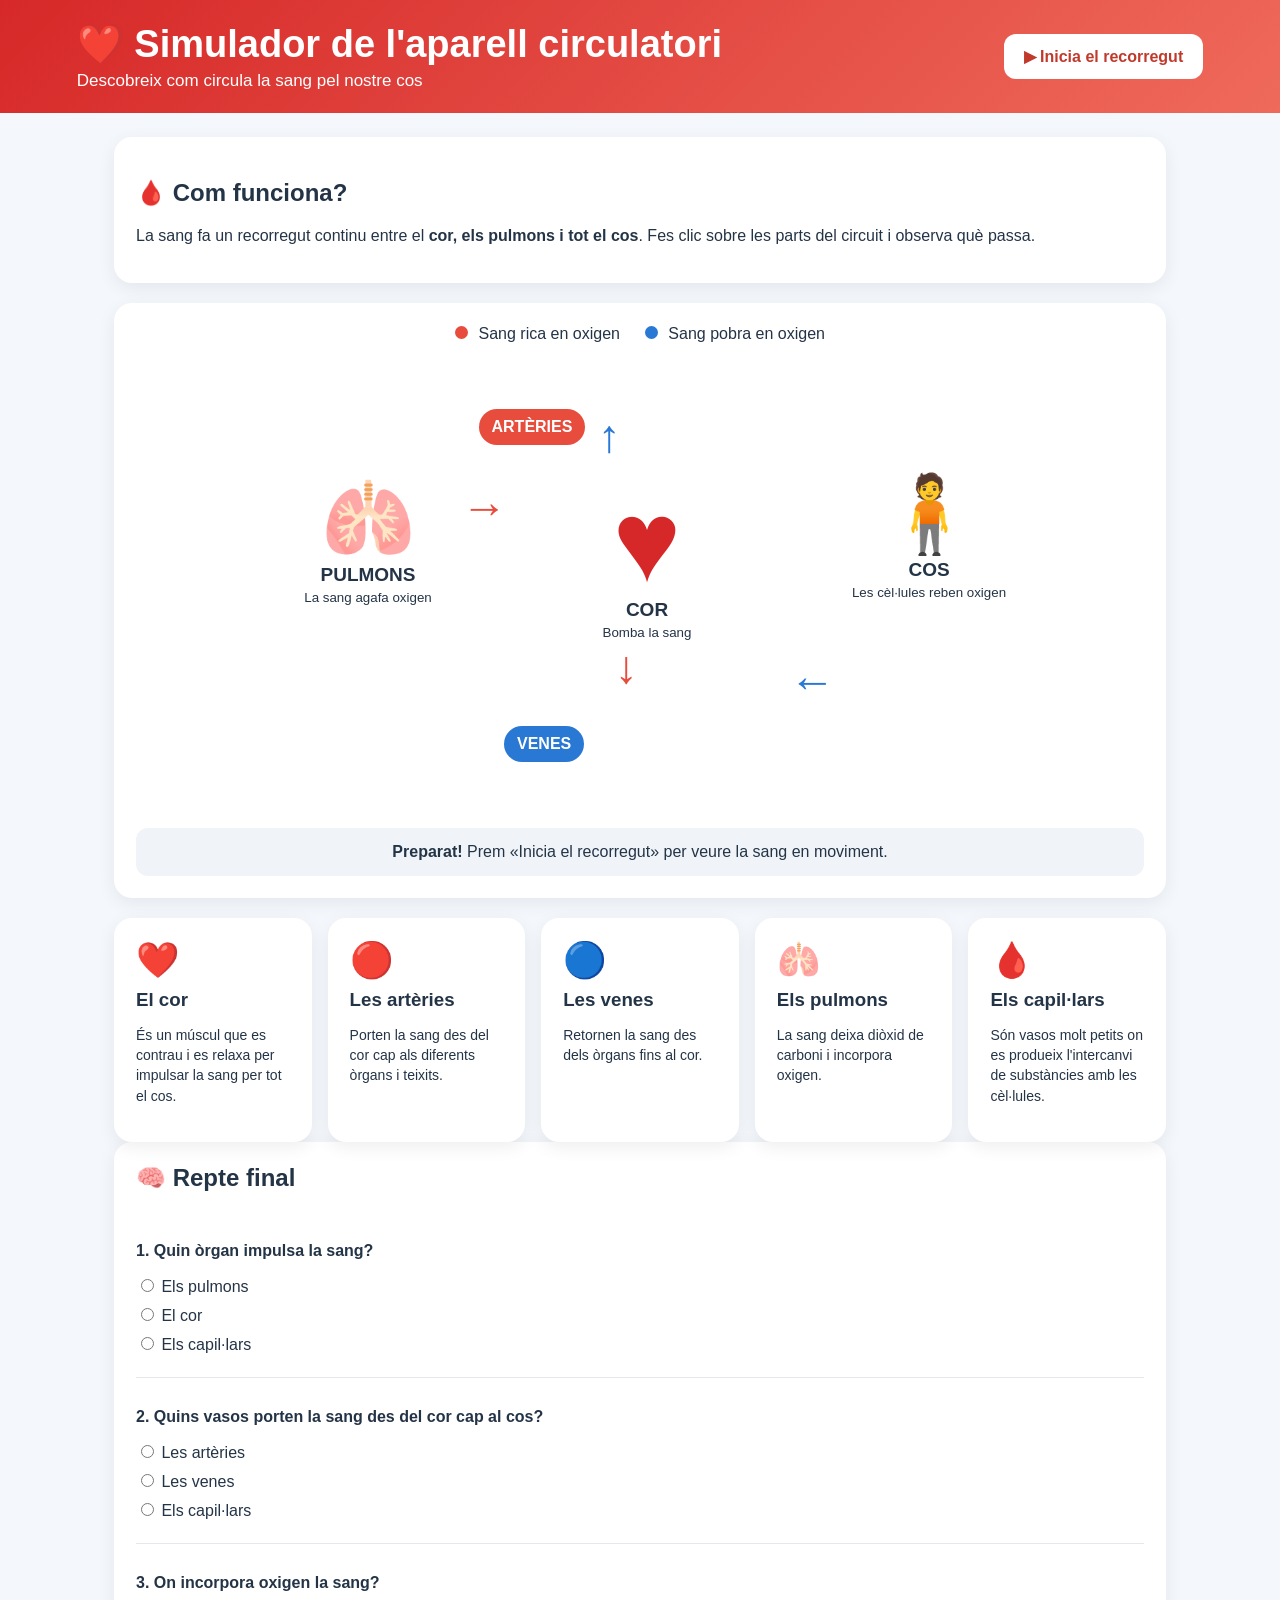
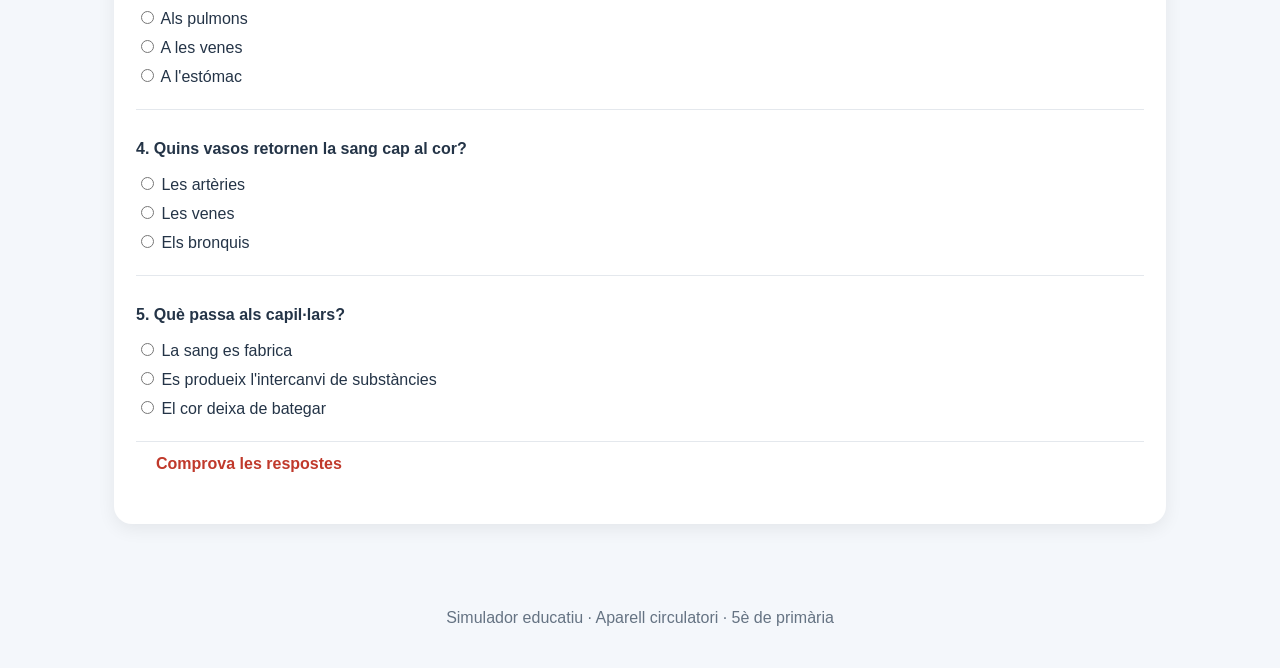
<file: index.html>
<!DOCTYPE html>
<html lang="ca">
<head>
  <meta charset="UTF-8">
  <meta name="viewport" content="width=device-width, initial-scale=1.0">
  <title>Simulador de l'aparell circulatori</title>
  <link rel="stylesheet" href="style.css">
</head>
<body>
<header>
  <div>
    <h1>❤️ Simulador de l'aparell circulatori</h1>
    <p>Descobreix com circula la sang pel nostre cos</p>
  </div>
  <button id="startBtn" class="primary">▶ Inicia el recorregut</button>
</header>

<main>
  <section class="intro card">
    <h2>🩸 Com funciona?</h2>
    <p>La sang fa un recorregut continu entre el <b>cor, els pulmons i tot el cos</b>.
       Fes clic sobre les parts del circuit i observa què passa.</p>
  </section>

  <section class="simulator card">
    <div class="legend">
      <span><i class="dot red"></i> Sang rica en oxigen</span>
      <span><i class="dot blue"></i> Sang pobra en oxigen</span>
    </div>

    <div class="circuit">
      <div class="organ lungs" data-info="pulmons">
        <div class="emoji">🫁</div>
        <strong>PULMONS</strong>
        <small>La sang agafa oxigen</small>
      </div>

      <div class="heart" id="heart" data-info="cor">
        <div class="heart-shape">♥</div>
        <strong>COR</strong>
        <small>Bomba la sang</small>
      </div>

      <div class="organ body" data-info="cos">
        <div class="emoji">🧍</div>
        <strong>COS</strong>
        <small>Les cèl·lules reben oxigen</small>
      </div>

      <div class="vessel artery" data-info="arteries">ARTÈRIES</div>
      <div class="vessel vein" data-info="veins">VENES</div>

      <div class="blood redBlood" id="bloodRed">●</div>
      <div class="blood blueBlood" id="bloodBlue">●</div>

      <div class="arrow a1">→</div>
      <div class="arrow a2">↓</div>
      <div class="arrow a3">←</div>
      <div class="arrow a4">↑</div>
    </div>

    <div class="status" id="status">
      <b>Preparat!</b> Prem «Inicia el recorregut» per veure la sang en moviment.
    </div>
  </section>

  <section class="info-grid">
    <article class="card info" data-info="cor">
      <span>❤️</span><h3>El cor</h3>
      <p>És un múscul que es contrau i es relaxa per impulsar la sang per tot el cos.</p>
    </article>
    <article class="card info" data-info="arteries">
      <span>🔴</span><h3>Les artèries</h3>
      <p>Porten la sang des del cor cap als diferents òrgans i teixits.</p>
    </article>
    <article class="card info" data-info="veins">
      <span>🔵</span><h3>Les venes</h3>
      <p>Retornen la sang des dels òrgans fins al cor.</p>
    </article>
    <article class="card info" data-info="pulmons">
      <span>🫁</span><h3>Els pulmons</h3>
      <p>La sang deixa diòxid de carboni i incorpora oxigen.</p>
    </article>
    <article class="card info" data-info="capillaries">
      <span>🩸</span><h3>Els capil·lars</h3>
      <p>Són vasos molt petits on es produeix l'intercanvi de substàncies amb les cèl·lules.</p>
    </article>
  </section>

  <section class="quiz card">
    <h2>🧠 Repte final</h2>
    <div id="quiz"></div>
    <button id="checkBtn" class="primary">Comprova les respostes</button>
    <div id="score"></div>
  </section>
</main>

<footer>
  <p>Simulador educatiu · Aparell circulatori · 5è de primària</p>
</footer>

<script src="script.js"></script>
</body>
</html>
</file>
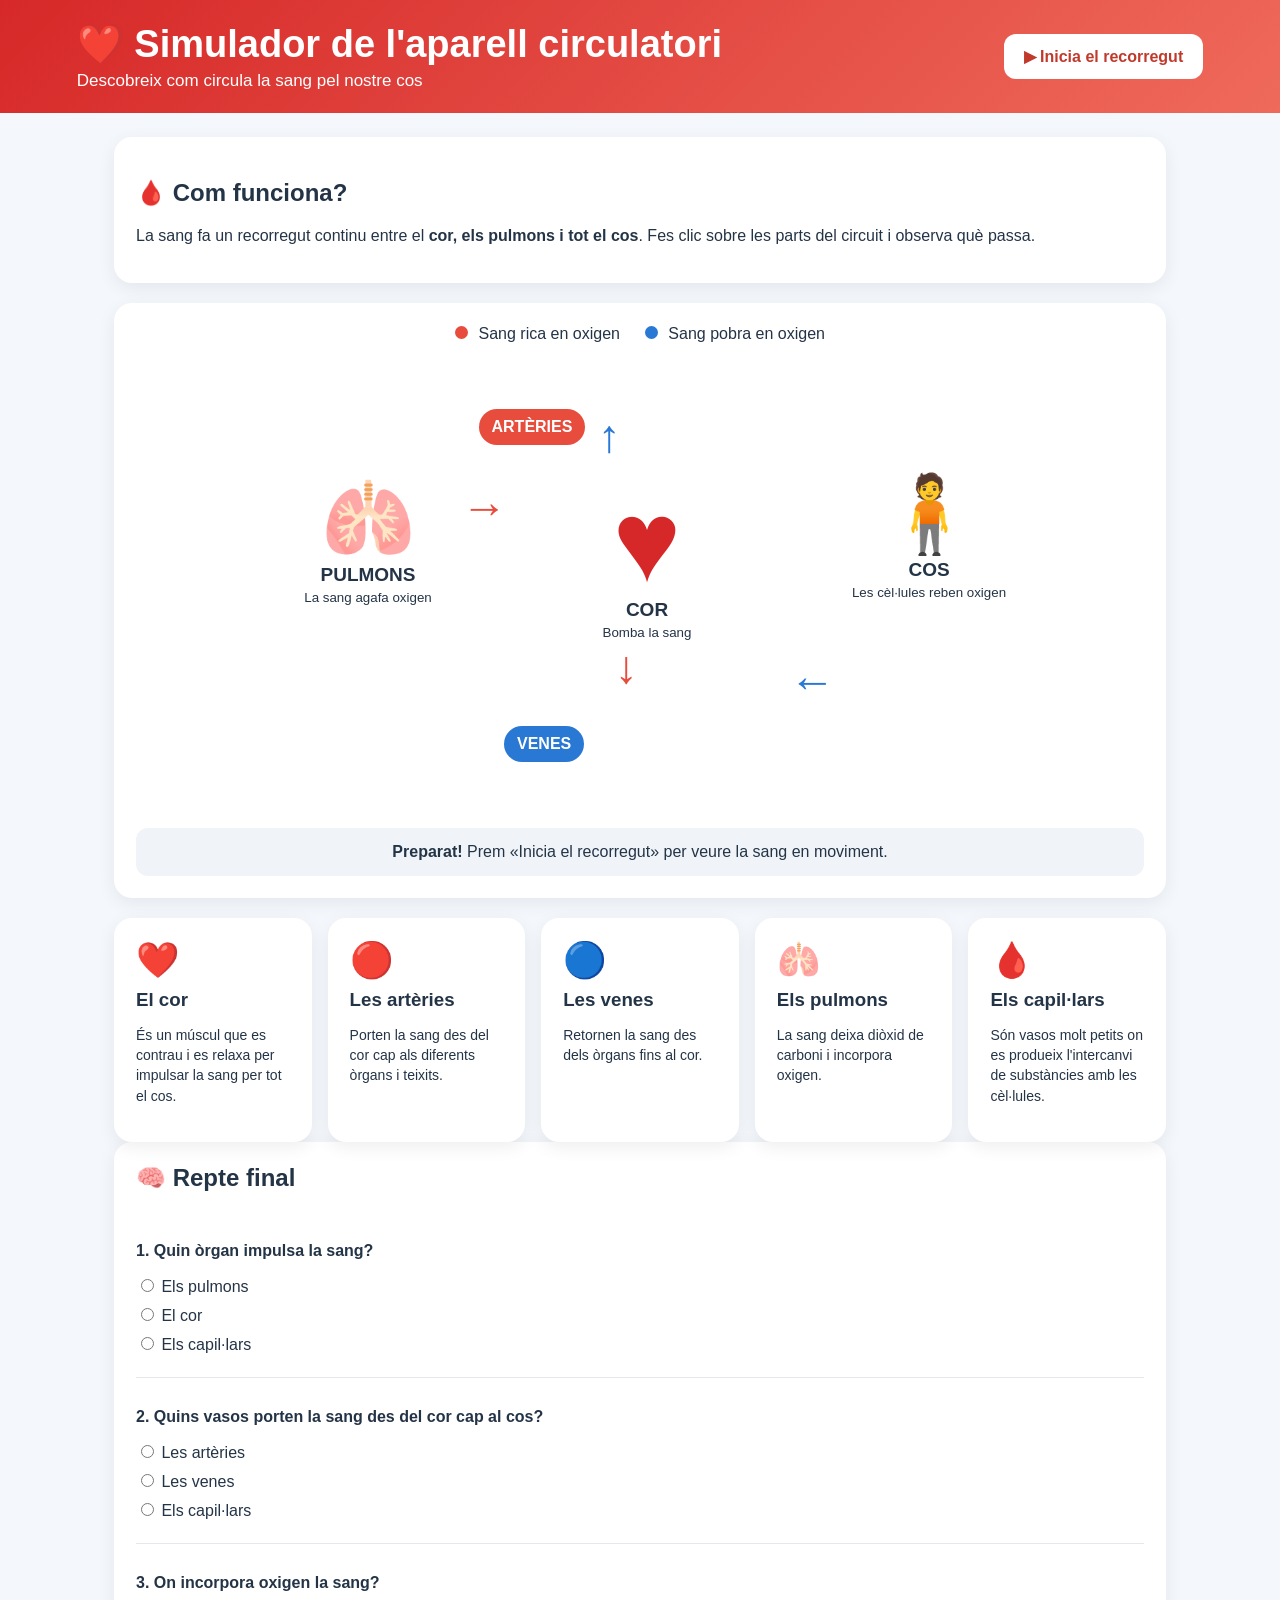
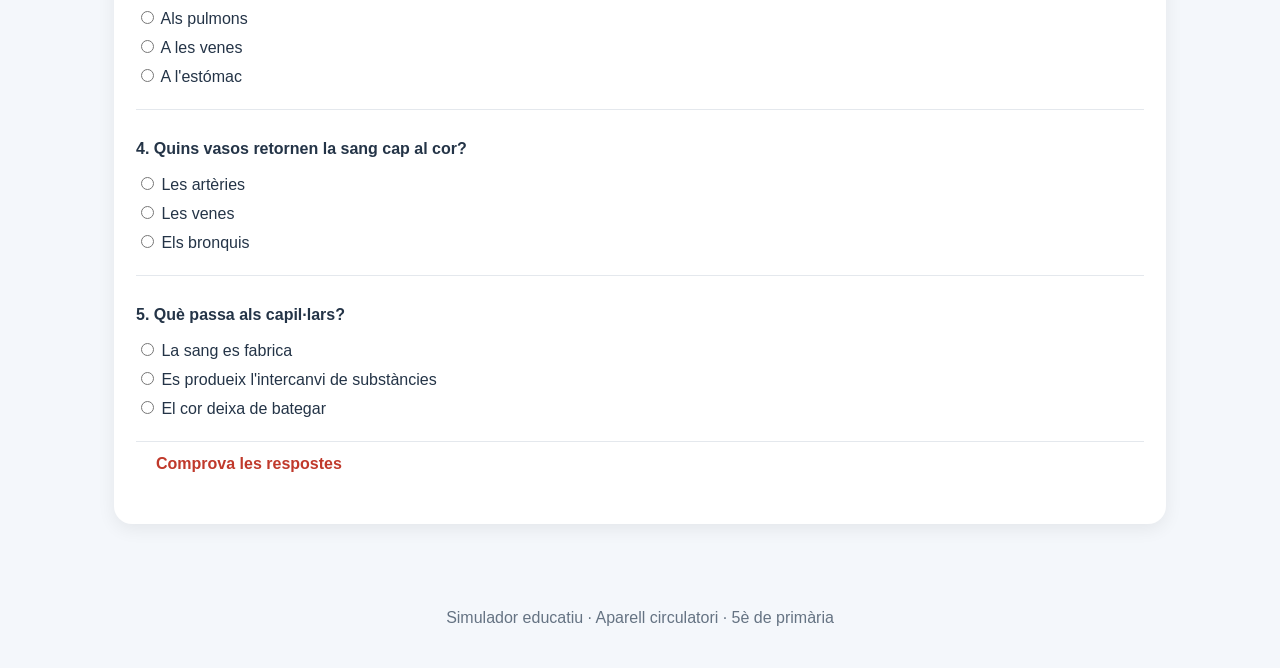
<file: index[1].html>
<!DOCTYPE html>
<html lang="ca">
<head>
  <meta charset="UTF-8">
  <meta name="viewport" content="width=device-width, initial-scale=1.0">
  <title>Simulador de l'aparell circulatori</title>
  <link rel="stylesheet" href="style.css">
</head>
<body>
<header>
  <div>
    <h1>❤️ Simulador de l'aparell circulatori</h1>
    <p>Descobreix com circula la sang pel nostre cos</p>
  </div>
  <button id="startBtn" class="primary">▶ Inicia el recorregut</button>
</header>

<main>
  <section class="intro card">
    <h2>🩸 Com funciona?</h2>
    <p>La sang fa un recorregut continu entre el <b>cor, els pulmons i tot el cos</b>.
       Fes clic sobre les parts del circuit i observa què passa.</p>
  </section>

  <section class="simulator card">
    <div class="legend">
      <span><i class="dot red"></i> Sang rica en oxigen</span>
      <span><i class="dot blue"></i> Sang pobra en oxigen</span>
    </div>

    <div class="circuit">
      <div class="organ lungs" data-info="pulmons">
        <div class="emoji">🫁</div>
        <strong>PULMONS</strong>
        <small>La sang agafa oxigen</small>
      </div>

      <div class="heart" id="heart" data-info="cor">
        <div class="heart-shape">♥</div>
        <strong>COR</strong>
        <small>Bomba la sang</small>
      </div>

      <div class="organ body" data-info="cos">
        <div class="emoji">🧍</div>
        <strong>COS</strong>
        <small>Les cèl·lules reben oxigen</small>
      </div>

      <div class="vessel artery" data-info="arteries">ARTÈRIES</div>
      <div class="vessel vein" data-info="veins">VENES</div>

      <div class="blood redBlood" id="bloodRed">●</div>
      <div class="blood blueBlood" id="bloodBlue">●</div>

      <div class="arrow a1">→</div>
      <div class="arrow a2">↓</div>
      <div class="arrow a3">←</div>
      <div class="arrow a4">↑</div>
    </div>

    <div class="status" id="status">
      <b>Preparat!</b> Prem «Inicia el recorregut» per veure la sang en moviment.
    </div>
  </section>

  <section class="info-grid">
    <article class="card info" data-info="cor">
      <span>❤️</span><h3>El cor</h3>
      <p>És un múscul que es contrau i es relaxa per impulsar la sang per tot el cos.</p>
    </article>
    <article class="card info" data-info="arteries">
      <span>🔴</span><h3>Les artèries</h3>
      <p>Porten la sang des del cor cap als diferents òrgans i teixits.</p>
    </article>
    <article class="card info" data-info="veins">
      <span>🔵</span><h3>Les venes</h3>
      <p>Retornen la sang des dels òrgans fins al cor.</p>
    </article>
    <article class="card info" data-info="pulmons">
      <span>🫁</span><h3>Els pulmons</h3>
      <p>La sang deixa diòxid de carboni i incorpora oxigen.</p>
    </article>
    <article class="card info" data-info="capillaries">
      <span>🩸</span><h3>Els capil·lars</h3>
      <p>Són vasos molt petits on es produeix l'intercanvi de substàncies amb les cèl·lules.</p>
    </article>
  </section>

  <section class="quiz card">
    <h2>🧠 Repte final</h2>
    <div id="quiz"></div>
    <button id="checkBtn" class="primary">Comprova les respostes</button>
    <div id="score"></div>
  </section>
</main>

<footer>
  <p>Simulador educatiu · Aparell circulatori · 5è de primària</p>
</footer>

<script src="script.js"></script>
</body>
</html>
</file>
<file: style.css>
*{box-sizing:border-box}
:root{--red:#e74c3c;--blue:#2878d4;--dark:#243447;--light:#f4f7fb;--card:#fff}
body{margin:0;font-family:Arial,Helvetica,sans-serif;background:var(--light);color:var(--dark)}
header{background:linear-gradient(135deg,#d62828,#ef6a5b);color:#fff;padding:22px 6%;display:flex;justify-content:space-between;align-items:center;gap:20px}
h1{margin:0 0 5px;font-size:clamp(24px,4vw,38px)} header p{margin:0;font-size:17px}
main{max-width:1100px;margin:auto;padding:24px}
.card{background:var(--card);border-radius:18px;padding:22px;margin-bottom:20px;box-shadow:0 5px 18px #00000012}
.primary{border:0;background:#fff;color:#c0392b;font-weight:700;padding:13px 20px;border-radius:12px;cursor:pointer;font-size:16px}
header .primary{background:#fff}.primary:hover{transform:translateY(-1px)}
.legend{display:flex;gap:25px;justify-content:center;flex-wrap:wrap;margin-bottom:10px}
.dot{display:inline-block;width:13px;height:13px;border-radius:50%;margin-right:6px}.red{background:var(--red)}.blue{background:var(--blue)}
.circuit{height:470px;position:relative;max-width:850px;margin:auto;overflow:hidden}
.organ,.heart{position:absolute;text-align:center;z-index:3;cursor:pointer;transition:.2s}
.organ:hover,.heart:hover,.info:hover{transform:scale(1.03)}
.lungs{left:8%;top:26%;width:170px}.body{right:6%;top:25%;width:170px}
.emoji{font-size:76px}.organ strong,.heart strong{display:block;font-size:19px}.organ small,.heart small{display:block;margin-top:4px}
.heart{left:42%;top:28%;width:150px}.heart-shape{font-size:115px;color:#d62828;line-height:1;animation:beat 1s infinite}
@keyframes beat{0%,100%{transform:scale(1)}50%{transform:scale(1.1)}}
.vessel{position:absolute;padding:9px 13px;border-radius:20px;color:#fff;font-weight:bold;z-index:2}
.artery{background:var(--red);left:31%;top:12%}.vein{background:var(--blue);left:34%;bottom:13%}
.arrow{position:absolute;font-size:46px;font-weight:bold;z-index:1}.a1{left:29%;top:27%;color:var(--red)}.a2{left:47%;top:61%;color:var(--red)}.a3{right:27%;top:64%;color:var(--blue)}.a4{left:45%;top:12%;color:var(--blue)}
.blood{position:absolute;font-size:34px;z-index:4;opacity:0;transition:opacity .2s}
.redBlood{color:var(--red)}.blueBlood{color:var(--blue)}
.status{background:#f0f4f8;border-radius:12px;padding:15px;text-align:center;margin-top:5px}
.info-grid{display:grid;grid-template-columns:repeat(auto-fit,minmax(190px,1fr));gap:16px}
.info{margin:0;cursor:pointer;transition:.2s}.info span{font-size:35px}.info h3{margin:8px 0}.info p{font-size:14px;line-height:1.45}
.quiz h2{margin-top:0}.question{padding:14px 0;border-bottom:1px solid #e4e8ed}.question p{font-weight:bold}.question label{display:block;margin:9px 0;cursor:pointer}
#score{margin-top:16px;font-size:20px;font-weight:bold}
footer{text-align:center;padding:25px;color:#657383}
@media(max-width:700px){header{flex-direction:column;align-items:flex-start}.circuit{height:520px}.lungs{left:2%;top:17%;width:135px}.body{right:2%;top:17%;width:135px}.heart{left:35%;top:45%;}.artery{left:29%;top:10%}.vein{left:31%;bottom:9%}.a1{left:24%;top:32%}.a2{left:48%;top:66%}.a3{right:22%;top:70%}.a4{left:45%;top:22%}}
</file>
